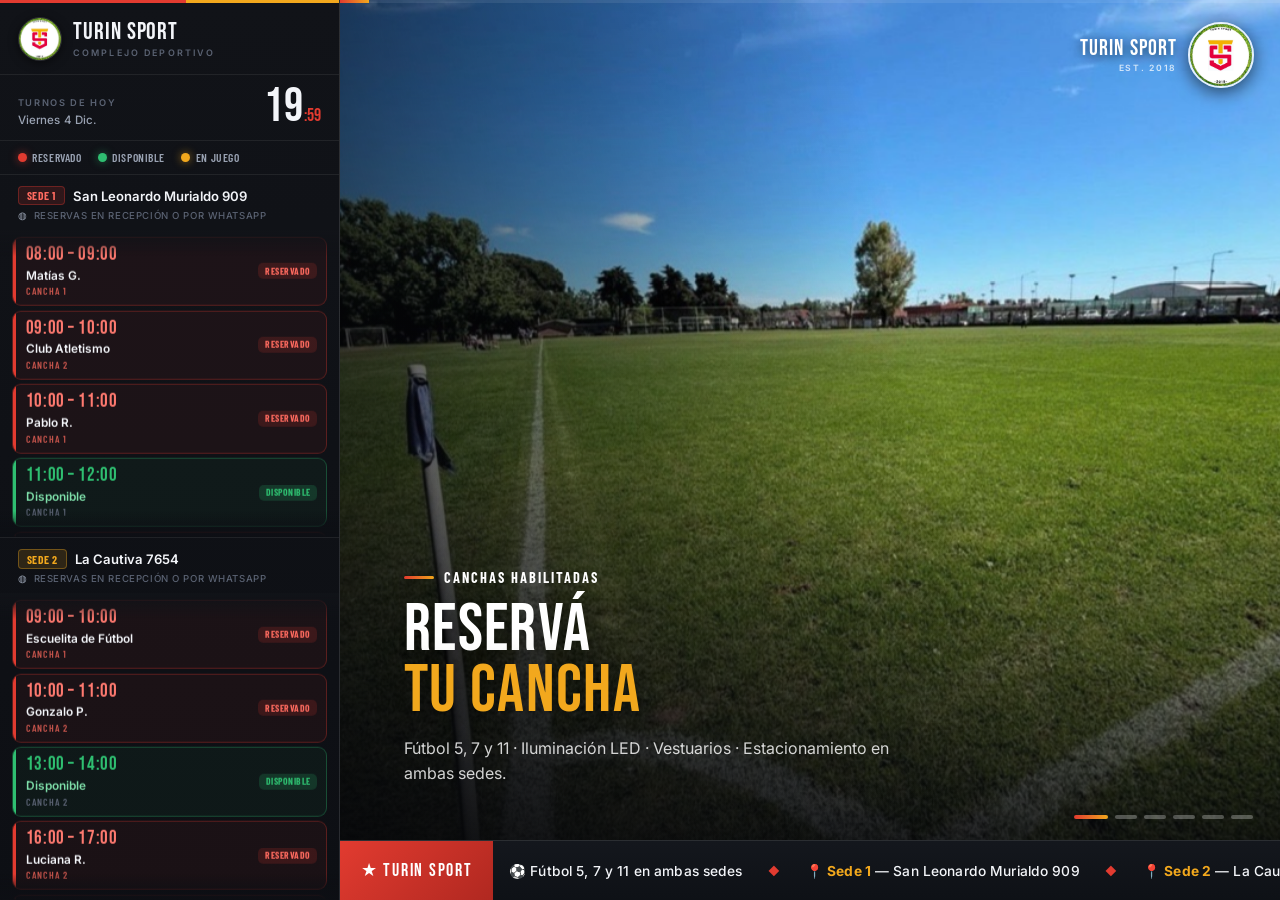
<file: index.html>
<!DOCTYPE html>
<html lang="es">
<head>
<meta charset="UTF-8">
<!-- La raíz lleva directo a la pantalla del TV -->
<meta http-equiv="refresh" content="0; url=/pantalla/index.html">
<title>Turin Sport</title>
</head>
<body style="background:#0d0f14;color:#f2f5fa;font-family:sans-serif;text-align:center;padding-top:20vh">
  <p>Cargando la pantalla…</p>
  <p><a style="color:#f2a81d" href="/pantalla/index.html">Pantalla</a> ·
     <a style="color:#f2a81d" href="/admin/">Panel de administración</a></p>
</body>
</html>
</file>
